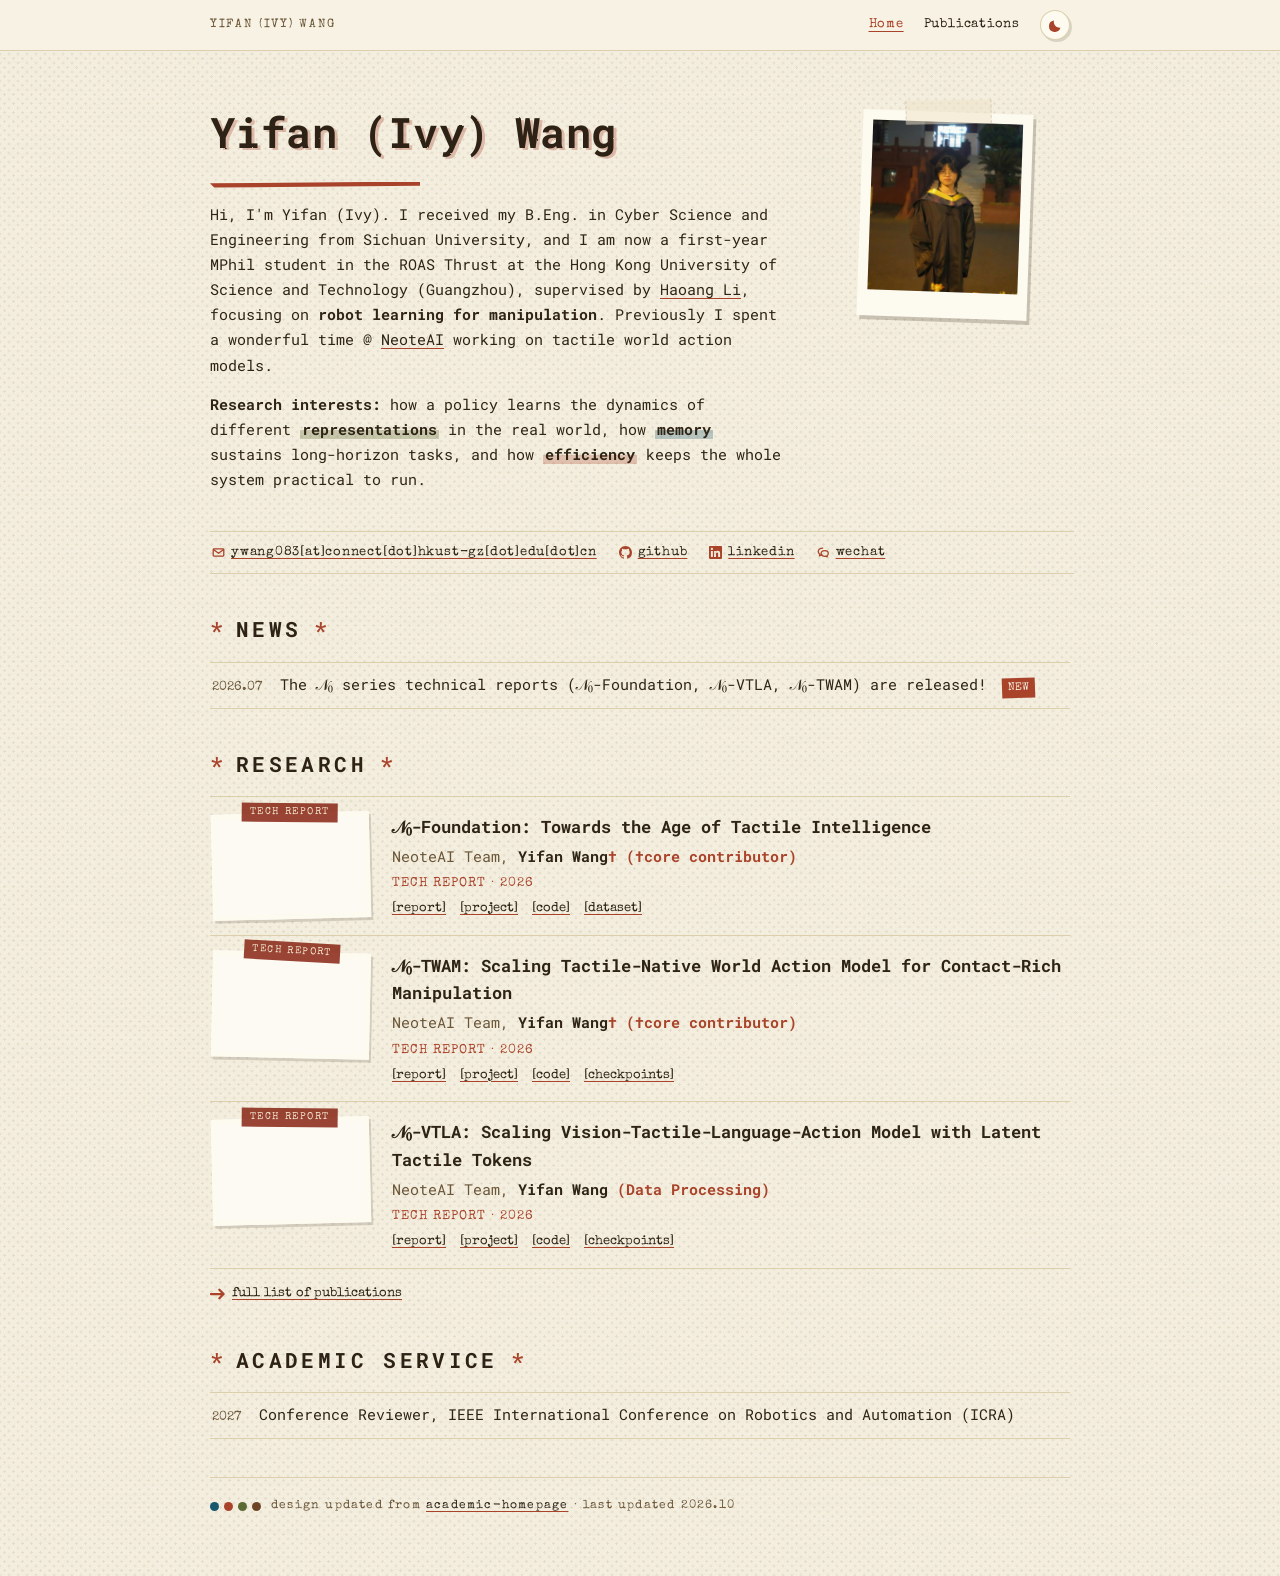
<file: index.html>
<!doctype html>
<html lang="en">
<head>
<meta charset="utf-8">
<meta name="viewport" content="width=device-width, initial-scale=1">
<title>Yifan (Ivy) Wang</title>
<link rel="preconnect" href="https://fonts.googleapis.com">
<link rel="preconnect" href="https://fonts.gstatic.com" crossorigin>
<link href="https://fonts.googleapis.com/css2?family=Roboto+Mono:ital,wght@0,400;0,500;0,700;1,400&family=Roboto+Slab:wght@400;700&family=Special+Elite&display=swap" rel="stylesheet">
<link rel="icon" type="image/png" href="media/favicon.png">
<link rel="apple-touch-icon" href="media/favicon.png">
<link rel="stylesheet" href="style.css">
</head>
<body>

<nav class="topnav">
  <div class="nav-inner">
    <span class="nav-name">yifan (ivy) wang</span>
    <div class="nav-links">
      <a href="/" class="active">Home</a>
      <a href="/publications">Publications</a>
      <button class="theme-toggle" type="button" aria-label="Toggle light / dark mode">☾</button>
    </div>
  </div>
</nav>

<!-- 印刷磨损滤镜：rough-sm 给文字毛边，rough-lg 给色块/标签撕裂边 -->
<svg class="svg-defs" aria-hidden="true">
  <filter id="rough-sm" x="-5%" y="-5%" width="110%" height="110%">
    <feTurbulence type="fractalNoise" baseFrequency="0.15" numOctaves="3" seed="7" result="n"/>
    <feDisplacementMap in="SourceGraphic" in2="n" scale="1.6"/>
  </filter>
  <filter id="rough-lg" x="-5%" y="-5%" width="110%" height="110%">
    <feTurbulence type="fractalNoise" baseFrequency="0.055" numOctaves="4" seed="3" result="n"/>
    <feDisplacementMap in="SourceGraphic" in2="n" scale="5"/>
  </filter>
</svg>

<div class="sheet">
  <header>
    <div class="masthead">
      <h1>Yifan (Ivy) Wang</h1>
      <hr class="underline-ink" />
      <p class="bio">
        Hi, I'm Yifan (Ivy). I received my B.Eng. in Cyber Science and Engineering from
        Sichuan University, and I am now a first-year MPhil student
        in the ROAS Thrust at the Hong Kong University of Science and Technology (Guangzhou),
        supervised by <a href="https://sites.google.com/view/haoangli/homepage">Haoang Li</a>,
        focusing on <strong>robot learning for manipulation</strong>.
        Previously I spent a wonderful time @ <a href="https://research.neoteai.com/">NeoteAI</a> working on tactile world action models.
      </p>
      <p class="bio">
        <strong>Research interests:</strong>
        how a policy learns the dynamics of different
        <strong class="hl hl-olive">representations</strong> in the real world,
        how <strong class="hl hl-teal">memory</strong> sustains long-horizon tasks,
        and how <strong class="hl hl-rust">efficiency</strong> keeps the whole system
        practical to run.
      </p>
    </div>
    <figure class="polaroid" aria-label="portrait">
      <div class="frame"><img src="media/portrait.jpg" alt="Yifan (Ivy) Wang"></div>
    </figure>
  </header>

  <div class="contact-row">
        <a href="mailto:ywang083@connect.hkust-gz.edu.cn" title="mailto: ywang083@connect.hkust-gz.edu.cn">
          <svg viewBox="0 0 16 16" aria-hidden="true"><rect x="1.5" y="3.5" width="13" height="9" rx="1"/><path d="M2.2 4.5 8 9l5.8-4.5"/></svg>
          ywang083[at]connect[dot]hkust-gz[dot]edu[dot]cn
        </a>
        <a href="https://github.com/anlorla">
          <svg class="icon-fill" viewBox="0 0 16 16" aria-hidden="true"><path d="M8 0C3.58 0 0 3.58 0 8c0 3.54 2.29 6.53 5.47 7.59.4.07.55-.17.55-.38 0-.19-.01-.82-.01-1.49-2.01.37-2.53-.49-2.69-.94-.09-.23-.48-.94-.82-1.13-.28-.15-.68-.52-.01-.53.63-.01 1.08.58 1.23.82.72 1.21 1.87.87 2.33.66.07-.52.28-.87.51-1.07-1.78-.2-3.64-.89-3.64-3.95 0-.87.31-1.59.82-2.15-.08-.2-.36-1.02.08-2.12 0 0 .67-.21 2.2.82.64-.18 1.32-.27 2-.27.68 0 1.36.09 2 .27 1.53-1.04 2.2-.82 2.2-.82.44 1.1.16 1.92.08 2.12.51.56.82 1.27.82 2.15 0 3.07-1.87 3.75-3.65 3.95.29.25.54.73.54 1.48 0 1.07-.01 1.93-.01 2.2 0 .21.15.46.55.38A8.01 8.01 0 0 0 16 8c0-4.42-3.58-8-8-8Z"/></svg>
          github
        </a>
        <a href="https://www.linkedin.com/in/yifan-wang-537680385/">
          <svg class="icon-fill" viewBox="0 0 24 24" aria-hidden="true"><path d="M20.447 20.452h-3.554v-5.569c0-1.328-.027-3.037-1.852-3.037-1.853 0-2.136 1.445-2.136 2.939v5.667H9.351V9h3.414v1.561h.046c.477-.9 1.637-1.85 3.37-1.85 3.601 0 4.267 2.37 4.267 5.455v6.286zM5.337 7.433c-1.144 0-2.063-.926-2.063-2.065 0-1.138.92-2.063 2.063-2.063 1.14 0 2.064.925 2.064 2.063 0 1.139-.925 2.065-2.064 2.065zm1.782 13.019H3.555V9h3.564v11.452zM22.225 0H1.771C.792 0 0 .774 0 1.729v20.542C0 23.227.792 24 1.771 24h20.451C23.2 24 24 23.227 24 22.271V1.729C24 .774 23.2 0 22.225 0z"/></svg>
          linkedin
        </a>
        <span class="plain wechat" tabindex="0">
          <svg viewBox="0 0 16 16" aria-hidden="true"><path d="M7 2.5C4 2.5 1.5 4.4 1.5 6.9c0 1.4.8 2.6 2 3.4l-.5 1.9 2.1-1.1c.4.1.9.2 1.4.2"/><path d="M9.5 5.6c2.4 0 4.4 1.5 4.4 3.5 0 1.1-.7 2.1-1.7 2.8l.4 1.6-1.8-.9c-.4.1-.9.2-1.3.2-2.4 0-4.4-1.6-4.4-3.6s2-3.6 4.4-3.6Z"/></svg>
          wechat
          <span class="qr-pop"><img src="media/wechat.jpg" alt="WeChat QR code"></span>
        </span>
  </div>

  <section>
    <h2 class="marker">news</h2>
    <ul class="news">
      <li><time>2026.07</time><span>The 𝒩₀ series technical reports (𝒩₀-Foundation, 𝒩₀-VTLA, 𝒩₀-TWAM) are released! <span class="badge-new">NEW</span></span></li>
    </ul>
  </section>

  <section>
    <h2 class="marker">research</h2>
    <div class="pubs">
      <article class="pub">
        <div class="thumb" data-type="tech report"><video src="media/n0_foundation_demo.mp4" autoplay muted loop playsinline preload="metadata"></video></div>
        <div class="meta">
          <h3 class="title">𝒩₀-Foundation: Towards the Age of Tactile Intelligence</h3>
          <p class="authors">NeoteAI Team, <span class="me">Yifan Wang</span><span class="dagger">†</span> <span class="contrib">(†core contributor)</span></p>
          <span class="venue">TECH REPORT · 2026</span>
          <div class="links"><a href="https://research.neoteai.com/assets/n0-foundation-report.pdf">[report]</a> <a href="https://research.neoteai.com/n0-foundation/">[project]</a> <a href="https://github.com/neoteai/N0-Foundation">[code]</a> <a href="https://huggingface.co/datasets/NeoteAIEmbodied/OpenNeoData">[dataset]</a></div>
        </div>
      </article>
      <article class="pub">
        <div class="thumb" data-type="tech report"><video src="media/n0_twam_demo.mp4" autoplay muted loop playsinline preload="metadata"></video></div>
        <div class="meta">
          <h3 class="title">𝒩₀-TWAM: Scaling Tactile-Native World Action Model for Contact-Rich Manipulation</h3>
          <p class="authors">NeoteAI Team, <span class="me">Yifan Wang</span><span class="dagger">†</span> <span class="contrib">(†core contributor)</span></p>
          <span class="venue">TECH REPORT · 2026</span>
          <div class="links"><a href="https://research.neoteai.com/assets/n0-twam-report.pdf">[report]</a> <a href="https://research.neoteai.com/n0-twam/">[project]</a> <a href="https://github.com/neoteai/N0-TWAM">[code]</a> <a href="https://huggingface.co/NeoteAI/n0-twam-base">[checkpoints]</a></div>
        </div>
      </article>
      <article class="pub">
        <div class="thumb" data-type="tech report"><video src="media/n0_vtla_demo.mp4" autoplay muted loop playsinline preload="metadata"></video></div>
        <div class="meta">
          <h3 class="title">𝒩₀-VTLA: Scaling Vision-Tactile-Language-Action Model with Latent Tactile Tokens</h3>
          <p class="authors">NeoteAI Team, <span class="me">Yifan Wang</span> <span class="contrib">(Data Processing)</span></p>
          <span class="venue">TECH REPORT · 2026</span>
          <div class="links"><a href="https://research.neoteai.com/assets/n0-vtla-report.pdf">[report]</a> <a href="https://research.neoteai.com/n0-vtla/">[project]</a> <a href="https://github.com/neoteai/N0-VTLA">[code]</a> <a href="https://huggingface.co/NeoteAI/n0-vtla-base">[checkpoints]</a></div>
        </div>
      </article>
    </div>
    <a class="more-link" href="/publications"><svg viewBox="0 0 16 12" aria-hidden="true"><path d="M1 6h13M10 1.5 14.5 6 10 10.5"/></svg>full list of publications</a>
  </section>

  <section>
    <h2 class="marker">academic service</h2>
    <ul class="news">
      <li><time>2027</time><span>Conference Reviewer, IEEE International Conference on Robotics and Automation (ICRA)</span></li>
    </ul>
  </section>

  <footer>
    <span><span class="footer-dots" aria-hidden="true"><i></i><i></i><i></i><i></i></span>design updated from <a href="https://github.com/luost26/academic-homepage">academic-homepage</a> · last updated 2026.10</span>
  </footer>
</div>

<script>
(function () {
  var root = document.documentElement;
  var btn = document.querySelector('.theme-toggle');
  var saved = null;
  try { saved = localStorage.getItem('theme'); } catch (e) {}
  if (saved === 'light' || saved === 'dark') root.setAttribute('data-theme', saved);
  function current() {
    var t = root.getAttribute('data-theme');
    if (t === 'light' || t === 'dark') return t;
    return window.matchMedia('(prefers-color-scheme: dark)').matches ? 'dark' : 'light';
  }
  var SUN = '<svg viewBox="0 0 16 16" aria-hidden="true"><circle cx="8" cy="8" r="3.1" fill="currentColor"/><g stroke="currentColor" stroke-width="1.5" stroke-linecap="round"><path d="M8 1v2M8 13v2M1 8h2M13 8h2M3.05 3.05l1.4 1.4M11.55 11.55l1.4 1.4M3.05 12.95l1.4-1.4M11.55 4.45l1.4-1.4"/></g></svg>';
  var MOON = '<svg viewBox="0 0 16 16" aria-hidden="true"><path fill="currentColor" d="M13.4 9.9A6.2 6.2 0 0 1 6.1 2.6a6.2 6.2 0 1 0 7.3 7.3Z"/></svg>';
  function render() { btn.innerHTML = current() === 'dark' ? SUN : MOON; }
  btn.addEventListener('click', function () {
    var next = current() === 'dark' ? 'light' : 'dark';
    root.setAttribute('data-theme', next);
    try { localStorage.setItem('theme', next); } catch (e) {}
    render();
  });
  render();
})();
</script>
</body>
</html>
</file>
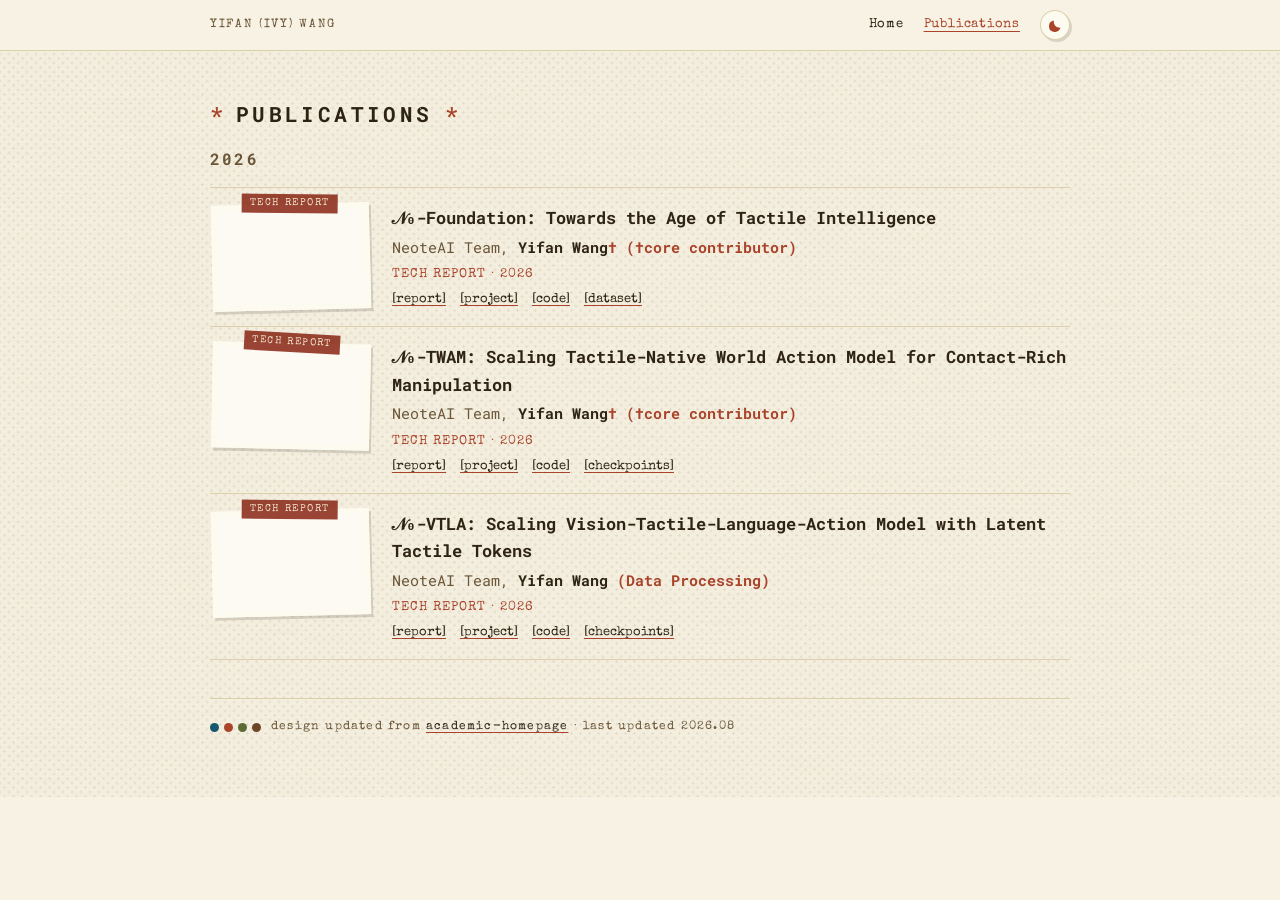
<file: publications.html>
<!doctype html>
<html lang="en">
<head>
<meta charset="utf-8">
<meta name="viewport" content="width=device-width, initial-scale=1">
<title>Publications — Yifan (Ivy) Wang</title>
<link rel="preconnect" href="https://fonts.googleapis.com">
<link rel="preconnect" href="https://fonts.gstatic.com" crossorigin>
<link href="https://fonts.googleapis.com/css2?family=Roboto+Mono:ital,wght@0,400;0,500;0,700;1,400&family=Roboto+Slab:wght@400;700&family=Special+Elite&display=swap" rel="stylesheet">
<link rel="icon" type="image/png" href="media/favicon.png">
<link rel="apple-touch-icon" href="media/favicon.png">
<link rel="stylesheet" href="style.css">
</head>
<body>

<nav class="topnav">
  <div class="nav-inner">
    <span class="nav-name">yifan (ivy) wang</span>
    <div class="nav-links">
      <a href="/">Home</a>
      <a href="/publications" class="active">Publications</a>
      <button class="theme-toggle" type="button" aria-label="Toggle light / dark mode">☾</button>
    </div>
  </div>
</nav>

<!-- 印刷磨损滤镜：rough-sm 给文字毛边，rough-lg 给色块/标签撕裂边 -->
<svg class="svg-defs" aria-hidden="true">
  <filter id="rough-sm" x="-5%" y="-5%" width="110%" height="110%">
    <feTurbulence type="fractalNoise" baseFrequency="0.15" numOctaves="3" seed="7" result="n"/>
    <feDisplacementMap in="SourceGraphic" in2="n" scale="1.6"/>
  </filter>
  <filter id="rough-lg" x="-5%" y="-5%" width="110%" height="110%">
    <feTurbulence type="fractalNoise" baseFrequency="0.055" numOctaves="4" seed="3" result="n"/>
    <feDisplacementMap in="SourceGraphic" in2="n" scale="5"/>
  </filter>
</svg>

<div class="sheet">
  <section>
    <h2 class="marker">publications</h2>
    <h3 class="year">2026</h3>
    <div class="pubs">
      <article class="pub">
        <div class="thumb" data-type="tech report"><video src="media/n0_foundation_demo.mp4" autoplay muted loop playsinline preload="metadata"></video></div>
        <div class="meta">
          <h3 class="title">𝒩₀-Foundation: Towards the Age of Tactile Intelligence</h3>
          <p class="authors">NeoteAI Team, <span class="me">Yifan Wang</span><span class="dagger">†</span> <span class="contrib">(†core contributor)</span></p>
          <span class="venue">TECH REPORT · 2026</span>
          <div class="links"><a href="https://research.neoteai.com/assets/n0-foundation-report.pdf">[report]</a> <a href="https://research.neoteai.com/n0-foundation/">[project]</a> <a href="https://github.com/neoteai/N0-Foundation">[code]</a> <a href="https://huggingface.co/datasets/NeoteAIEmbodied/OpenNeoData">[dataset]</a></div>
        </div>
      </article>
      <article class="pub">
        <div class="thumb" data-type="tech report"><video src="media/n0_twam_demo.mp4" autoplay muted loop playsinline preload="metadata"></video></div>
        <div class="meta">
          <h3 class="title">𝒩₀-TWAM: Scaling Tactile-Native World Action Model for Contact-Rich Manipulation</h3>
          <p class="authors">NeoteAI Team, <span class="me">Yifan Wang</span><span class="dagger">†</span> <span class="contrib">(†core contributor)</span></p>
          <span class="venue">TECH REPORT · 2026</span>
          <div class="links"><a href="https://research.neoteai.com/assets/n0-twam-report.pdf">[report]</a> <a href="https://research.neoteai.com/n0-twam/">[project]</a> <a href="https://github.com/neoteai/N0-TWAM">[code]</a> <a href="https://huggingface.co/NeoteAI/n0-twam-base">[checkpoints]</a></div>
        </div>
      </article>
      <article class="pub">
        <div class="thumb" data-type="tech report"><video src="media/n0_vtla_demo.mp4" autoplay muted loop playsinline preload="metadata"></video></div>
        <div class="meta">
          <h3 class="title">𝒩₀-VTLA: Scaling Vision-Tactile-Language-Action Model with Latent Tactile Tokens</h3>
          <p class="authors">NeoteAI Team, <span class="me">Yifan Wang</span> <span class="contrib">(Data Processing)</span></p>
          <span class="venue">TECH REPORT · 2026</span>
          <div class="links"><a href="https://research.neoteai.com/assets/n0-vtla-report.pdf">[report]</a> <a href="https://research.neoteai.com/n0-vtla/">[project]</a> <a href="https://github.com/neoteai/N0-VTLA">[code]</a> <a href="https://huggingface.co/NeoteAI/n0-vtla-base">[checkpoints]</a></div>
        </div>
      </article>
    </div>
  </section>

  <footer>
    <span><span class="footer-dots" aria-hidden="true"><i></i><i></i><i></i><i></i></span>design updated from <a href="https://github.com/luost26/academic-homepage">academic-homepage</a> · last updated 2026.08</span>
  </footer>
</div>

<script>
(function () {
  var root = document.documentElement;
  var btn = document.querySelector('.theme-toggle');
  var saved = null;
  try { saved = localStorage.getItem('theme'); } catch (e) {}
  if (saved === 'light' || saved === 'dark') root.setAttribute('data-theme', saved);
  function current() {
    var t = root.getAttribute('data-theme');
    if (t === 'light' || t === 'dark') return t;
    return window.matchMedia('(prefers-color-scheme: dark)').matches ? 'dark' : 'light';
  }
  var SUN = '<svg viewBox="0 0 16 16" aria-hidden="true"><circle cx="8" cy="8" r="3.1" fill="currentColor"/><g stroke="currentColor" stroke-width="1.5" stroke-linecap="round"><path d="M8 1v2M8 13v2M1 8h2M13 8h2M3.05 3.05l1.4 1.4M11.55 11.55l1.4 1.4M3.05 12.95l1.4-1.4M11.55 4.45l1.4-1.4"/></g></svg>';
  var MOON = '<svg viewBox="0 0 16 16" aria-hidden="true"><path fill="currentColor" d="M13.4 9.9A6.2 6.2 0 0 1 6.1 2.6a6.2 6.2 0 1 0 7.3 7.3Z"/></svg>';
  function render() { btn.innerHTML = current() === 'dark' ? SUN : MOON; }
  btn.addEventListener('click', function () {
    var next = current() === 'dark' ? 'light' : 'dark';
    root.setAttribute('data-theme', next);
    try { localStorage.setItem('theme', next); } catch (e) {}
    render();
  });
  render();
})();
</script>
</body>
</html>
</file>
<file: style.css>
:root {
    --paper: #F7F2E3;
    --paper-deep: #ECE3C9;
    --cream: #FDFAF0;
    --cream-deep: #F4EDD9;
    --ink: #2E2314;
    --ink-faded: #6B5638;
    --teal: #17586E;
    --rust: #A9432A;
    --olive: #5C6B33;
    --brown: #6E4526;
    --rule: #DBCFAC;
    --tape: rgba(240, 228, 200, 0.5);
    --tape-label: rgba(139, 44, 27, 0.88);
    --frame: rgba(110, 69, 38, 0.35);
    --bg-dot: rgba(110, 69, 38, 0.10);
    --hl-o: rgba(92, 107, 51, 0.30);
    --hl-t: rgba(23, 88, 110, 0.28);
    --hl-r: rgba(169, 67, 42, 0.28);
    --blend: multiply;
    --shape-opacity: 0.9;
    --mono-body: "Roboto Mono", ui-monospace, "SF Mono", Menlo, "Courier New", monospace;
    --tw: "Special Elite", "American Typewriter", "Courier Prime", "Courier New", Courier, monospace;
  }
  @media (prefers-color-scheme: dark) {
    :root {
      --paper: #272016;
      --paper-deep: #1F1911;
      --cream: #362D1F;
      --cream-deep: #2E2619;
      --ink: #E9DCC0;
      --ink-faded: #A38F6C;
      --teal: #5BA6BF;
      --rust: #D0693F;
      --olive: #9AA75C;
      --brown: #C09468;
      --rule: #4A3E2C;
      --tape: rgba(150, 128, 90, 0.35);
    --tape-label: rgba(178, 74, 50, 0.9);
      --frame: rgba(233, 220, 192, 0.28);
    --bg-dot: rgba(233, 220, 192, 0.11);
    --hl-o: rgba(154, 167, 92, 0.45);
    --hl-t: rgba(91, 166, 191, 0.42);
    --hl-r: rgba(208, 105, 63, 0.45);
      --blend: screen;
      --shape-opacity: 0.4;
    }
  }
  :root[data-theme="light"] {
    --paper: #F7F2E3;
    --paper-deep: #ECE3C9;
    --cream: #FDFAF0;
    --cream-deep: #F4EDD9;
    --ink: #2E2314;
    --ink-faded: #6B5638;
    --teal: #17586E;
    --rust: #A9432A;
    --olive: #5C6B33;
    --brown: #6E4526;
    --rule: #DBCFAC;
    --tape: rgba(240, 228, 200, 0.5);
    --tape-label: rgba(139, 44, 27, 0.88);
    --frame: rgba(110, 69, 38, 0.35);
    --bg-dot: rgba(110, 69, 38, 0.10);
    --hl-o: rgba(92, 107, 51, 0.30);
    --hl-t: rgba(23, 88, 110, 0.28);
    --hl-r: rgba(169, 67, 42, 0.28);
    --blend: multiply;
    --shape-opacity: 0.9;
  }
  :root[data-theme="dark"] {
    --paper: #272016;
    --paper-deep: #1F1911;
    --cream: #362D1F;
    --cream-deep: #2E2619;
    --ink: #E9DCC0;
    --ink-faded: #A38F6C;
    --teal: #5BA6BF;
    --rust: #D0693F;
    --olive: #9AA75C;
    --brown: #C09468;
    --rule: #4A3E2C;
    --tape: rgba(150, 128, 90, 0.35);
    --tape-label: rgba(178, 74, 50, 0.9);
    --frame: rgba(233, 220, 192, 0.28);
    --bg-dot: rgba(233, 220, 192, 0.11);
    --hl-o: rgba(154, 167, 92, 0.45);
    --hl-t: rgba(91, 166, 191, 0.42);
    --hl-r: rgba(208, 105, 63, 0.45);
    --blend: screen;
    --shape-opacity: 0.4;
  }

  html { background: var(--paper); }
  body {
    margin: 0;
    /* 浅牛皮纸：45° 半调波点网屏 + 细噪点 + 横向纤维 */
    background:
      radial-gradient(var(--bg-dot) 1.1px, transparent 1.3px),
      radial-gradient(var(--bg-dot) 1.1px, transparent 1.3px),
      url('data:image/svg+xml;utf8,<svg xmlns="http://www.w3.org/2000/svg" width="180" height="180"><filter id="n"><feTurbulence type="fractalNoise" baseFrequency="0.85" numOctaves="3"/><feColorMatrix values="0 0 0 0 0.35 0 0 0 0 0.27 0 0 0 0 0.15 0 0 0 0.06 0"/></filter><rect width="180" height="180" filter="url(%23n)"/></svg>'),
      url('data:image/svg+xml;utf8,<svg xmlns="http://www.w3.org/2000/svg" width="300" height="300"><filter id="f"><feTurbulence type="turbulence" baseFrequency="0.012 0.28" numOctaves="2"/><feColorMatrix values="0 0 0 0 0.32 0 0 0 0 0.24 0 0 0 0 0.12 0 0 0 0.04 0"/></filter><rect width="300" height="300" filter="url(%23f)"/></svg>'),
      var(--paper);
    background-size: 9px 9px, 9px 9px, 180px 180px, 300px 300px, auto;
    background-position: 0 0, 4.5px 4.5px, 0 0, 0 0, 0 0;
    color: var(--ink);
    font-family: var(--mono-body);
    font-size: 15px;
    line-height: 1.68;
    overflow-x: hidden;
    position: relative;
  }
  .sheet {
    max-width: 860px;
    margin: 0 auto;
    padding: 46px 28px 60px;
    display: flex;
    flex-direction: column;
    gap: 38px;
    position: relative;
    z-index: 1;
  }

  a { color: var(--ink); text-decoration: underline; text-decoration-color: var(--rust); text-underline-offset: 3px; }
  a:hover { color: var(--rust); }
  a:focus-visible { outline: 2px dashed var(--rust); outline-offset: 2px; }

  .svg-defs { position: absolute; width: 0; height: 0; overflow: hidden; }

  /* 明暗切换：导航栏里的小圆贴纸 */
  .theme-toggle {

    width: 30px; height: 30px;
    display: flex; align-items: center; justify-content: center;
    background: var(--cream);
    border: 1px solid var(--rule);
    border-radius: 50%;
    color: var(--rust);
    font-family: var(--tw); font-size: 16px; line-height: 1;
    cursor: pointer;
    box-shadow: 2px 2px 0 rgba(46, 35, 20, 0.15);
    transform: rotate(3deg);
    padding: 0;
  }
  .theme-toggle:hover { background: var(--rust); color: var(--paper); }
  .theme-toggle:focus-visible { outline: 2px dashed var(--rust); outline-offset: 2px; }

  /* ── header ── */
  header { display: flex; gap: 28px; align-items: flex-start; justify-content: space-between; flex-wrap: wrap; position: relative; }

  .masthead { flex: 1 1 340px; display: flex; flex-direction: column; gap: 14px; position: relative; z-index: 1; }
  h1 {
    margin: 0;
    font-family: var(--mono-body);
    font-weight: 700;
    font-size: clamp(30px, 6vw, 42px);
    letter-spacing: 0.01em;
    text-wrap: balance;
    filter: url(#rough-sm);
    text-shadow: 3px 2px 0 rgba(169, 67, 42, 0.30);
  }
  .underline-ink {
    width: 210px; height: 6px; border: none; margin: 0;
    background: var(--rust);
    clip-path: polygon(0 30%, 100% 0, 100% 70%, 2% 100%);
    filter: url(#rough-sm);
  }
  .bio { margin: 0; font-size: 15px; }
  .hl { padding: 0 2px; }
  .hl-olive { background: linear-gradient(transparent 55%, var(--hl-o) 55%); }
  .hl-teal  { background: linear-gradient(transparent 55%, var(--hl-t) 55%); }
  .hl-rust  { background: linear-gradient(transparent 55%, var(--hl-r) 55%); }
  .contact-row {
    display: flex; flex-wrap: wrap; align-items: center; gap: 8px 22px;
    width: 100%;
    padding: 10px 2px;
    border-top: 1px solid var(--rule);
    border-bottom: 1px solid var(--rule);
    font-family: var(--tw); font-size: 13px; letter-spacing: 0.06em;
  }
  .contact-row a, .contact-row .plain { display: inline-flex; align-items: center; gap: 6px; }
  .contact-row svg {
    width: 13px; height: 13px; flex: 0 0 auto;
    stroke: var(--rust); fill: none;
    stroke-width: 1.6; stroke-linecap: round; stroke-linejoin: round;
  }
  .contact-row svg.icon-fill { fill: var(--rust); stroke: none; }

  /* 奶油色贴纸标签(照片) */
  .polaroid {
    flex: 0 0 auto;
    background: var(--cream);
    padding: 10px 10px 26px;
    transform: rotate(2deg);
    position: relative;
    z-index: 1;
    box-shadow: 3px 4px 0 rgba(46, 35, 20, 0.22);
  }
  .polaroid::before {
    content: "";
    position: absolute; top: -12px; left: 50%;
    width: 84px; height: 24px;
    transform: translateX(-50%) rotate(-3deg);
    background: var(--tape);
    border-left: 1px dashed rgba(0,0,0,0.12);
    border-right: 1px dashed rgba(0,0,0,0.12);
  }
  .polaroid .frame {
    width: 150px; height: 170px;
    background: var(--cream-deep);
  }
  .polaroid .frame img { width: 100%; height: 100%; object-fit: cover; display: block; }

  /* ── 栏目标题：凸版印刷风 ── */
  section { display: flex; flex-direction: column; gap: 14px; }
  .marker {
    margin: 0;
    font-family: var(--mono-body);
    font-weight: 700;
    font-size: 21px;
    letter-spacing: 0.16em;
    text-transform: uppercase;
    filter: url(#rough-sm);
  }
  .marker::before, .marker::after { content: " * "; color: var(--rust); letter-spacing: 0; }

  /* ── news ── */
  .news { margin: 0; padding: 0; list-style: none; display: flex; flex-direction: column; }
  .news li {
    display: flex; gap: 18px; align-items: baseline;
    padding: 9px 2px;
    border-bottom: 1px solid var(--rule);
  }
  .news li:first-child { border-top: 1px solid var(--rule); }
  .news time {
    flex: 0 0 auto;
    font-family: var(--tw); font-size: 13px;
    color: var(--ink-faded);
    font-variant-numeric: tabular-nums;
  }
  .badge-new {
    font-family: var(--tw); font-size: 11px;
    background: var(--rust); color: var(--paper);
    padding: 1px 6px; margin-left: 6px;
    transform: rotate(-2deg); display: inline-block;
  }

  /* ── 论文：横线分隔的平铺列表，缩略图仍是胶带贴的照片 ── */
  .pubs { display: flex; flex-direction: column; }
  .pub {
    display: flex; gap: 22px; align-items: flex-start;
    position: relative;
    padding: 16px 2px 15px;
    border-bottom: 1px solid var(--rule);
  }
  .pub:first-child { border-top: 1px solid var(--rule); }
  /* 相纸边框：白底论文图直接放进来不违和 */
  .pub .thumb {
    flex: 0 0 148px; height: 96px;
    position: relative;
    transform: rotate(-1.4deg);
    display: flex; align-items: center; justify-content: center;
    color: var(--ink-faded); font-family: var(--tw); font-size: 11px; letter-spacing: 0.1em;
    background: #FCFAF3;
    border: 5px solid var(--cream);
    box-shadow: 2px 3px 0 rgba(46, 35, 20, 0.16);
  }
  .pub .thumb img, .pub .thumb video { width: 100%; height: 100%; object-fit: cover; display: block; }
  .pub:nth-child(2n) .thumb { transform: rotate(1.2deg); }
  /* 暗红胶带即类型标签 */
  .pub .thumb::before {
    content: attr(data-type);
    position: absolute; top: -15px; left: 50%;
    min-width: 80px; height: 19px;
    padding: 0 8px;
    transform: translateX(-50%) rotate(2deg);
    background: var(--tape-label);
    font-family: var(--tw); font-size: 10px; line-height: 19px;
    letter-spacing: 0.14em; text-transform: uppercase; text-align: center;
    color: #F5E9D2;
    white-space: nowrap;
    z-index: 1;
  }
  /* 悬停晃动：像胶带没粘牢 */
  @media (prefers-reduced-motion: no-preference) {
    @keyframes wobble-settle {
      0% { transform: rotate(-1.4deg); }
      28% { transform: rotate(2deg); }
      55% { transform: rotate(-1.1deg); }
      78% { transform: rotate(0.6deg); }
      100% { transform: rotate(0deg); }
    }
    .pub:hover .thumb { animation: wobble-settle 0.6s ease-in-out; transform: rotate(0deg); }
  }
  .pub .meta { display: flex; flex-direction: column; gap: 4px; }
  .pub .title { margin: 0; font-family: var(--mono-body); font-size: 16.5px; font-weight: 700; }
  .pub .authors { margin: 0; font-size: 14.5px; color: var(--ink-faded); }
  .pub .authors .me { color: var(--ink); font-weight: 700; }
  .pub .venue { font-family: var(--tw); font-size: 12.5px; letter-spacing: 0.08em; color: var(--rust); }
  .pub .links { font-family: var(--tw); font-size: 13px; display: flex; gap: 14px; flex-wrap: wrap; }

  /* ── 待填 placeholder ── */
  .todo {
    border: 1px dashed var(--rust);
    color: var(--rust);
    font-family: var(--tw); font-size: 13px;
    padding: 1px 7px;
    white-space: nowrap;
  }

  footer {
    border-top: 1px solid var(--rule);
    padding-top: 18px;
    display: flex; justify-content: space-between; align-items: baseline; gap: 12px; flex-wrap: wrap;
    font-family: var(--tw); font-size: 12px; letter-spacing: 0.1em;
    color: var(--ink-faded);
  }
  .footer-dots { display: inline-flex; gap: 5px; margin-right: 10px; vertical-align: middle; }
  .footer-dots i { width: 9px; height: 9px; border-radius: 50%; display: inline-block; }
  .footer-dots i:nth-child(1) { background: var(--teal); }
  .footer-dots i:nth-child(2) { background: var(--rust); }
  .footer-dots i:nth-child(3) { background: var(--olive); }
  .footer-dots i:nth-child(4) { background: var(--brown); }

  /* ── 顶部导航（结构参考 academic-homepage）── */
  .topnav {
    position: sticky; top: 0; z-index: 10;
    background: var(--paper);
    border-bottom: 1px solid var(--rule);
  }
  .nav-inner {
    max-width: 860px; margin: 0 auto;
    padding: 10px 28px;
    display: flex; justify-content: space-between; align-items: center; gap: 16px;
    font-family: var(--tw);
  }
  .nav-name { font-size: 12px; letter-spacing: 0.14em; text-transform: uppercase; color: var(--ink-faded); }
  .nav-links { display: flex; align-items: center; gap: 20px; font-size: 13px; letter-spacing: 0.06em; }
  .nav-links a { text-decoration: none; color: var(--ink); }
  .nav-links a:hover { color: var(--rust); }
  .nav-links a.active {
    color: var(--rust);
    text-decoration: underline; text-decoration-color: var(--rust); text-underline-offset: 4px;
  }

  /* ── publications 详情页 ── */
  .year {
    margin: 0;
    font-family: var(--mono-body);
    font-size: 16px; font-weight: 700;
    letter-spacing: 0.14em;
    color: var(--ink-faded);
  }
  .more-link { font-family: var(--tw); font-size: 13px; align-self: flex-start; }

  /* 作者行里的 core contributor 强调 */
  .authors .dagger { color: var(--rust); font-weight: 700; }
  .authors .contrib { color: var(--rust); font-weight: 700; }

  /* wechat 悬停二维码：小拍立得弹出 */
  .wechat { position: relative; cursor: pointer; }
  .qr-pop {
    position: absolute; bottom: calc(100% + 14px); left: 50%;
    transform: translateX(-50%) rotate(-2deg);
    display: none;
    background: var(--cream);
    padding: 8px 8px 12px;
    box-shadow: 3px 4px 0 rgba(46, 35, 20, 0.22);
    z-index: 20;
  }
  .qr-pop::before {
    content: "";
    position: absolute; top: -10px; left: 50%;
    width: 64px; height: 20px;
    transform: translateX(-50%) rotate(3deg);
    background: var(--tape);
  }
  .qr-pop img { width: 150px; height: 150px; display: block; }
  .wechat:hover .qr-pop, .wechat:focus-within .qr-pop { display: block; }

  /* wechat 虽非链接，样式与其他链接统一 */
  .contact-row .plain {
    text-decoration: underline;
    text-decoration-color: var(--rust);
    text-underline-offset: 3px;
  }
  .contact-row .plain:hover { color: var(--rust); }

  /* 明暗按钮内的 SVG 图标（绝对居中） */
  .theme-toggle svg { width: 15px; height: 15px; display: block; }

  /* 粗箭头 more-link */
  .more-link { display: inline-flex; align-items: center; gap: 7px; }
  .more-link svg {
    width: 15px; height: 12px; flex: 0 0 auto;
    stroke: var(--rust); fill: none;
    stroke-width: 2.4; stroke-linecap: round; stroke-linejoin: round;
  }

  /* ── 小屏适配 ── */
  @media (max-width: 640px) {
    .sheet { padding: 30px 18px 44px; gap: 28px; }
    .nav-inner { padding: 8px 16px; flex-wrap: wrap; gap: 8px 14px; }
    header { gap: 18px; }
    .polaroid { margin: 6px auto 0; }
    .contact-row { gap: 8px 16px; }
    .pub { flex-direction: column; gap: 16px; }
    .pub .thumb { width: min(100%, 250px); height: 140px; flex: 0 0 auto; }
    .qr-pop { left: 0; transform: rotate(-2deg); }
  }
</file>
